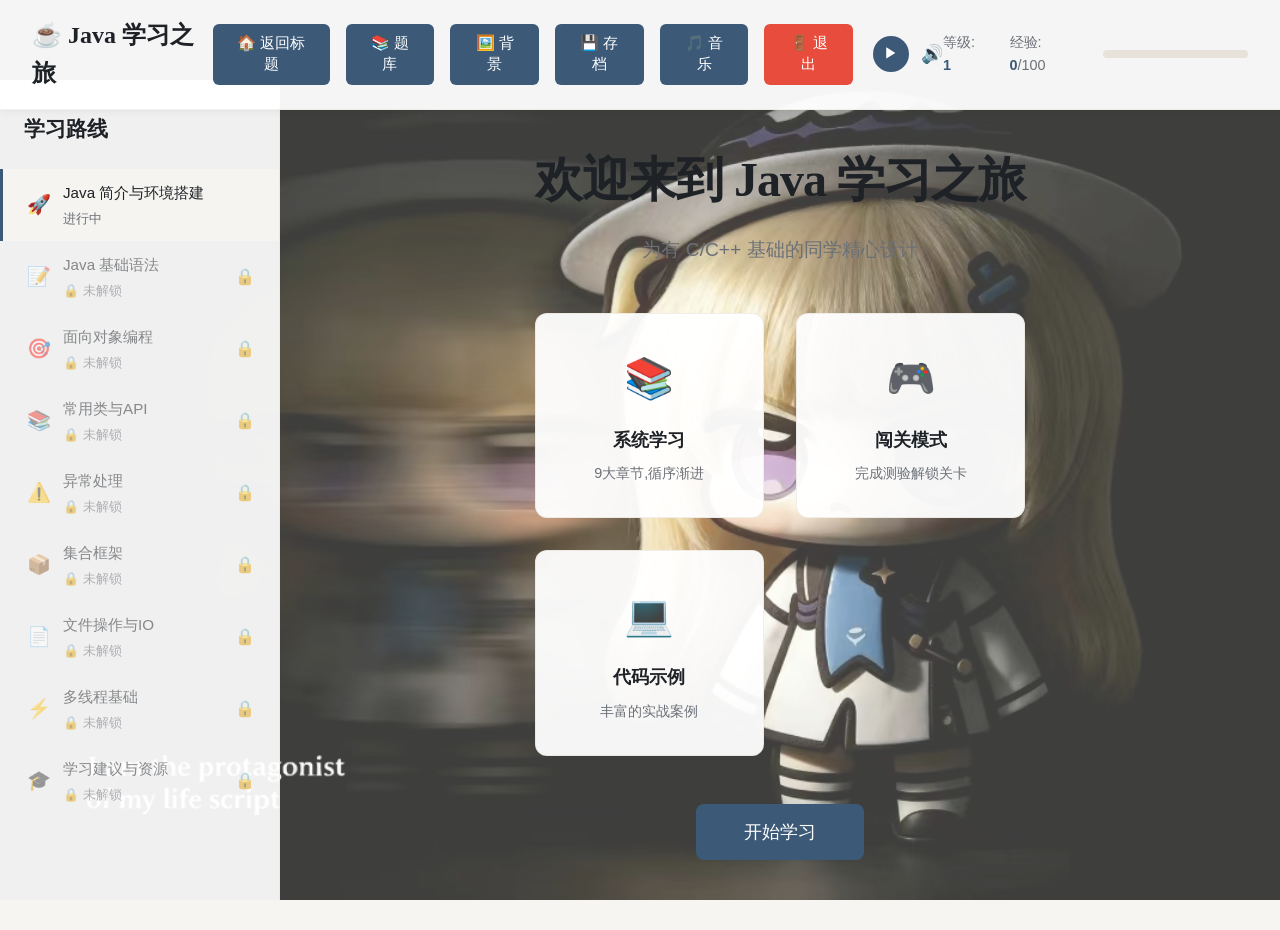
<file: index.html>
<!DOCTYPE html>
<html lang="zh-CN">
<head>
    <meta charset="UTF-8">
    <meta name="viewport" content="width=device-width, initial-scale=1.0">
    <title>Java 交互式学习平台</title>
    <link rel="stylesheet" href="styles.css">
    <link rel="stylesheet" href="shop-styles.css">
</head>
<body>
    <!-- 顶部导航栏 -->
    <nav class="navbar">
        <div class="nav-container">
            <h1 class="logo">☕ Java 学习之旅</h1>
            <div class="nav-menu">
                <button class="nav-menu-btn" onclick="returnToTitle()">🏠 返回标题</button>
                <button class="nav-menu-btn" onclick="showProblemBank()">📚 题库</button>
                <button class="nav-menu-btn" onclick="openShop()">🖼️ 背景</button>
                <button class="nav-menu-btn" onclick="showSaveManager()">💾 存档</button>
                <button class="nav-menu-btn" onclick="showMusicPanel()">🎵 音乐</button>
                <button class="nav-menu-btn exit-btn" onclick="exitApp()">🚪 退出</button>
            </div>
            <div class="mini-player">
                <button class="mini-play-btn" id="miniPlayBtn" onclick="toggleMiniPlayer()">▶</button>
                <span class="mini-volume">🔊</span>
            </div>
            <div class="progress-info">
                <span class="level">等级: <span id="userLevel">1</span></span>
                <span class="xp">经验: <span id="userXP">0</span>/100</span>
                <div class="progress-bar">
                    <div class="progress-fill" id="progressFill"></div>
                </div>
            </div>
        </div>
    </nav>

    <!-- 主容器 -->
    <div class="main-container">
        <!-- 侧边栏 - 章节列表 -->
        <aside class="sidebar" id="sidebar">
            <h2>学习路线</h2>
            <div class="chapters-list" id="chaptersList"></div>
        </aside>

        <!-- 内容区域 -->
        <main class="content-area">
            <!-- 欢迎页面 -->
            <div class="welcome-screen" id="welcomeScreen">
                <div class="welcome-content">
                    <h1 class="welcome-title">欢迎来到 Java 学习之旅</h1>
                    <p class="welcome-subtitle">为有 C/C++ 基础的同学精心设计</p>
                    <div class="welcome-features">
                        <div class="feature-card">
                            <div class="feature-icon">📚</div>
                            <h3>系统学习</h3>
                            <p>9大章节,循序渐进</p>
                        </div>
                        <div class="feature-card">
                            <div class="feature-icon">🎮</div>
                            <h3>闯关模式</h3>
                            <p>完成测验解锁关卡</p>
                        </div>
                        <div class="feature-card">
                            <div class="feature-icon">💻</div>
                            <h3>代码示例</h3>
                            <p>丰富的实战案例</p>
                        </div>
                    </div>
                    <button class="start-button" onclick="startLearning()">开始学习</button>
                </div>
            </div>

            <!-- 学习内容区域 -->
            <div class="learning-area" id="learningArea" style="display: none;">
                <!-- 内容卡片 -->
                <div class="content-card" id="contentCard">
                    <div class="card-header">
                        <h2 class="content-title" id="contentTitle"></h2>
                        <div class="card-actions">
                            <button class="btn-icon" onclick="toggleSidebar()" title="切换侧边栏">☰</button>
                        </div>
                    </div>
                    <div class="card-body" id="cardBody"></div>
                    <div class="card-footer">
                        <button class="nav-btn" id="prevBtn" onclick="previousSection()">← 上一节</button>
                        <span class="section-indicator" id="sectionIndicator"></span>
                        <button class="nav-btn" id="nextBtn" onclick="nextSection()">下一节 →</button>
                    </div>
                </div>

                <!-- 测验模态框 -->
                <div class="modal" id="quizModal">
                    <div class="modal-content">
                        <h2>章节测验</h2>
                        <div id="quizContent"></div>
                        <div class="quiz-actions">
                            <button class="btn-secondary" onclick="closeQuiz()">取消</button>
                            <button class="btn-primary" onclick="submitQuiz()">提交答案</button>
                        </div>
                    </div>
                </div>

                <!-- 编程练习模态框 -->
                <div class="modal" id="codingModal">
                    <div class="modal-content coding-modal">
                        <div class="coding-header">
                            <h2 id="codingTitle">编程练习</h2>
                            <span class="problem-progress" id="problemProgress">练习 1 / 2</span>
                        </div>
                        <div class="coding-description" id="codingDescription"></div>
                        <div class="test-cases" id="testCases"></div>
                        <div class="coding-hints" id="codingHints"></div>

                        <h4>📝 代码编辑器:</h4>
                        <textarea class="code-editor" id="codeEditor" spellcheck="false"></textarea>

                        <div class="coding-result" id="codingResult"></div>

                        <div class="coding-actions">
                            <button class="btn-secondary" onclick="skipCodingProblem()">跳过练习</button>
                            <button class="btn-primary" onclick="runCode()">▶ 运行代码</button>
                        </div>
                    </div>
                </div>

                <!-- 成就通知 -->
                <div class="achievement-toast" id="achievementToast">
                    <div class="achievement-content">
                        <span class="achievement-icon">🏆</span>
                        <div>
                            <div class="achievement-title" id="achievementTitle"></div>
                            <div class="achievement-text" id="achievementText"></div>
                        </div>
                    </div>
                </div>
            </div>
        </main>
    </div>

    <!-- 题库模态框 -->
    <div class="modal" id="problemBankModal">
        <div class="modal-content problem-bank-modal">
            <div class="bank-header">
                <h2>📚 练习题库</h2>
                <button class="btn-icon" onclick="closeProblemBank()">✕</button>
            </div>

            <div class="bank-filters">
                <button class="filter-btn active" onclick="filterProblems('all')">全部</button>
                <button class="filter-btn" onclick="filterProblems(1)">第一章</button>
                <button class="filter-btn" onclick="filterProblems(2)">第二章</button>
                <button class="filter-btn" onclick="filterProblems('extra')">额外练习</button>
            </div>

            <div class="problem-list" id="problemList"></div>
        </div>
    </div>

    <!-- 存档管理模态框 -->
    <div class="modal" id="saveManagerModal">
        <div class="modal-content save-manager-modal">
            <div class="save-header">
                <h2>💾 存档管理</h2>
                <button class="btn-icon" onclick="closeSaveManager()">✕</button>
            </div>

            <div class="save-slots" id="saveSlots">
                <!-- 存档位将由 JavaScript 动态生成 -->
            </div>
        </div>
    </div>

    <!-- 音乐面板模态框 -->
    <div class="modal" id="musicPanel">
        <div class="modal-content music-panel-modal">
            <div class="music-header">
                <h2>🎵 背景音乐</h2>
                <button class="btn-icon" onclick="closeMusicPanel()">✕</button>
            </div>

            <div class="now-playing-section">
                <div class="now-playing-info">
                    <span class="now-playing-label">正在播放:</span>
                    <span class="now-playing-title" id="nowPlayingTitle">未播放</span>
                </div>
                <div class="progress-container" id="progressContainer">
                    <div class="progress-bar-music" id="progressBar"></div>
                </div>
                <div class="time-display">
                    <span id="currentTime">0:00</span>
                    <span id="totalTime">0:00</span>
                </div>
            </div>

            <div class="music-controls">
                <button class="control-btn play-btn" id="modalPlayBtn" onclick="musicPlayer.togglePlay()">▶</button>
            </div>

            <div class="volume-control">
                <span class="volume-icon">🔊</span>
                <input type="range" class="volume-slider" id="volumeSlider"
                       min="0" max="100" value="50"
                       oninput="musicPlayer.setVolume(this.value)">
                <span class="volume-value" id="volumeValue">50%</span>
            </div>

            <div class="playlist-section">
                <h3 class="playlist-title">播放列表</h3>
                <div class="playlist-container" id="playlistContainer">
                    <!-- 播放列表将在这里动态生成 -->
                </div>
            </div>
        </div>
    </div>

    <!-- 题目详情模态框 -->
    <div class="modal" id="problemDetailModal">
        <div class="modal-content problem-detail-modal">
            <div class="detail-header">
                <div>
                    <h2 id="problemTitle"></h2>
                    <div class="problem-meta">
                        <span class="difficulty-tag" id="problemDifficulty"></span>
                        <span class="time-limit" id="problemTimeLimit"></span>
                    </div>
                </div>
                <button class="btn-icon" onclick="closeProblemDetail()">✕</button>
            </div>

            <div class="detail-body">
                <section class="detail-section">
                    <h3>题目描述</h3>
                    <p id="problemDescription"></p>
                </section>

                <section class="detail-section">
                    <h3>输入格式</h3>
                    <p id="problemInputFormat"></p>
                </section>

                <section class="detail-section">
                    <h3>输出格式</h3>
                    <p id="problemOutputFormat"></p>
                </section>

                <section class="detail-section">
                    <h3>输入输出样例</h3>
                    <div class="sample-box">
                        <div class="sample-item">
                            <h4>输入</h4>
                            <pre id="problemSampleInput"></pre>
                        </div>
                        <div class="sample-item">
                            <h4>输出</h4>
                            <pre id="problemSampleOutput"></pre>
                        </div>
                    </div>
                </section>

                <section class="detail-section" id="problemHintSection">
                    <h3>说明/提示</h3>
                    <p id="problemHint"></p>
                </section>
            </div>

            <div class="detail-footer">
                <button class="btn-secondary" onclick="closeProblemDetail()">返回题库</button>
                <button class="btn-primary" onclick="startProblemCoding()">开始编程</button>
            </div>
        </div>
    </div>

    <!-- 背景模态框 -->
    <div class="modal" id="shopModal">
        <div class="modal-content shop-modal">
            <div class="shop-header">
                <h2>🖼️ 背景</h2>
                <button class="close-btn" onclick="closeShop()">×</button>
            </div>

            <div class="shop-tabs">
                <button class="shop-tab active" data-tab="background" onclick="switchShopTab('background')">📷 背景</button>
                <button class="shop-tab" data-tab="music" onclick="switchShopTab('music')">🎵 音乐</button>
            </div>

            <div class="shop-body">
                <!-- 背景商店 -->
                <div class="shop-content active" id="backgroundShop"></div>

                <!-- 音乐商店 -->
                <div class="shop-content" id="musicShop"></div>
            </div>
        </div>
    </div>

    <script src="problemBank.js"></script>
    <script src="data.js"></script>
    <script src="saveManager.js"></script>
    <script src="music-player.js"></script>
    <script src="shop.js"></script>
    <script src="app.js"></script>
</body>
</html>
</file>
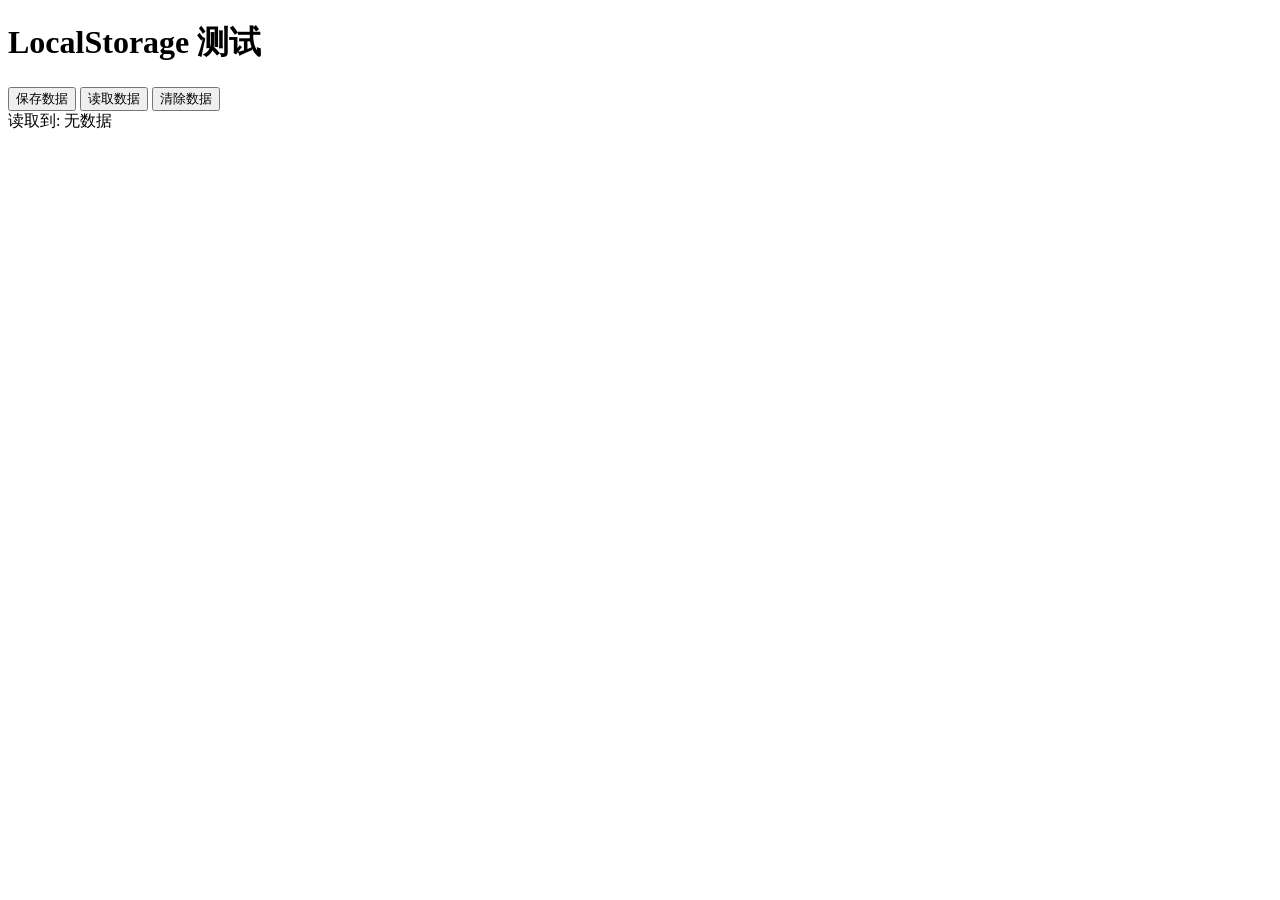
<file: test_save.html>
<!DOCTYPE html>
<html>
<head>
    <title>测试存档</title>
</head>
<body>
    <h1>LocalStorage 测试</h1>
    <button onclick="save()">保存数据</button>
    <button onclick="load()">读取数据</button>
    <button onclick="clear()">清除数据</button>
    <div id="output"></div>

    <script>
        function save() {
            const data = { test: 'data', time: new Date().toISOString() };
            localStorage.setItem('test', JSON.stringify(data));
            document.getElementById('output').innerHTML = '已保存: ' + JSON.stringify(data);
        }

        function load() {
            const data = localStorage.getItem('test');
            document.getElementById('output').innerHTML = '读取到: ' + (data || '无数据');
        }

        function clear() {
            localStorage.clear();
            document.getElementById('output').innerHTML = '已清除所有数据';
        }

        // 自动加载
        window.onload = load;
    </script>
</body>
</html>
</file>
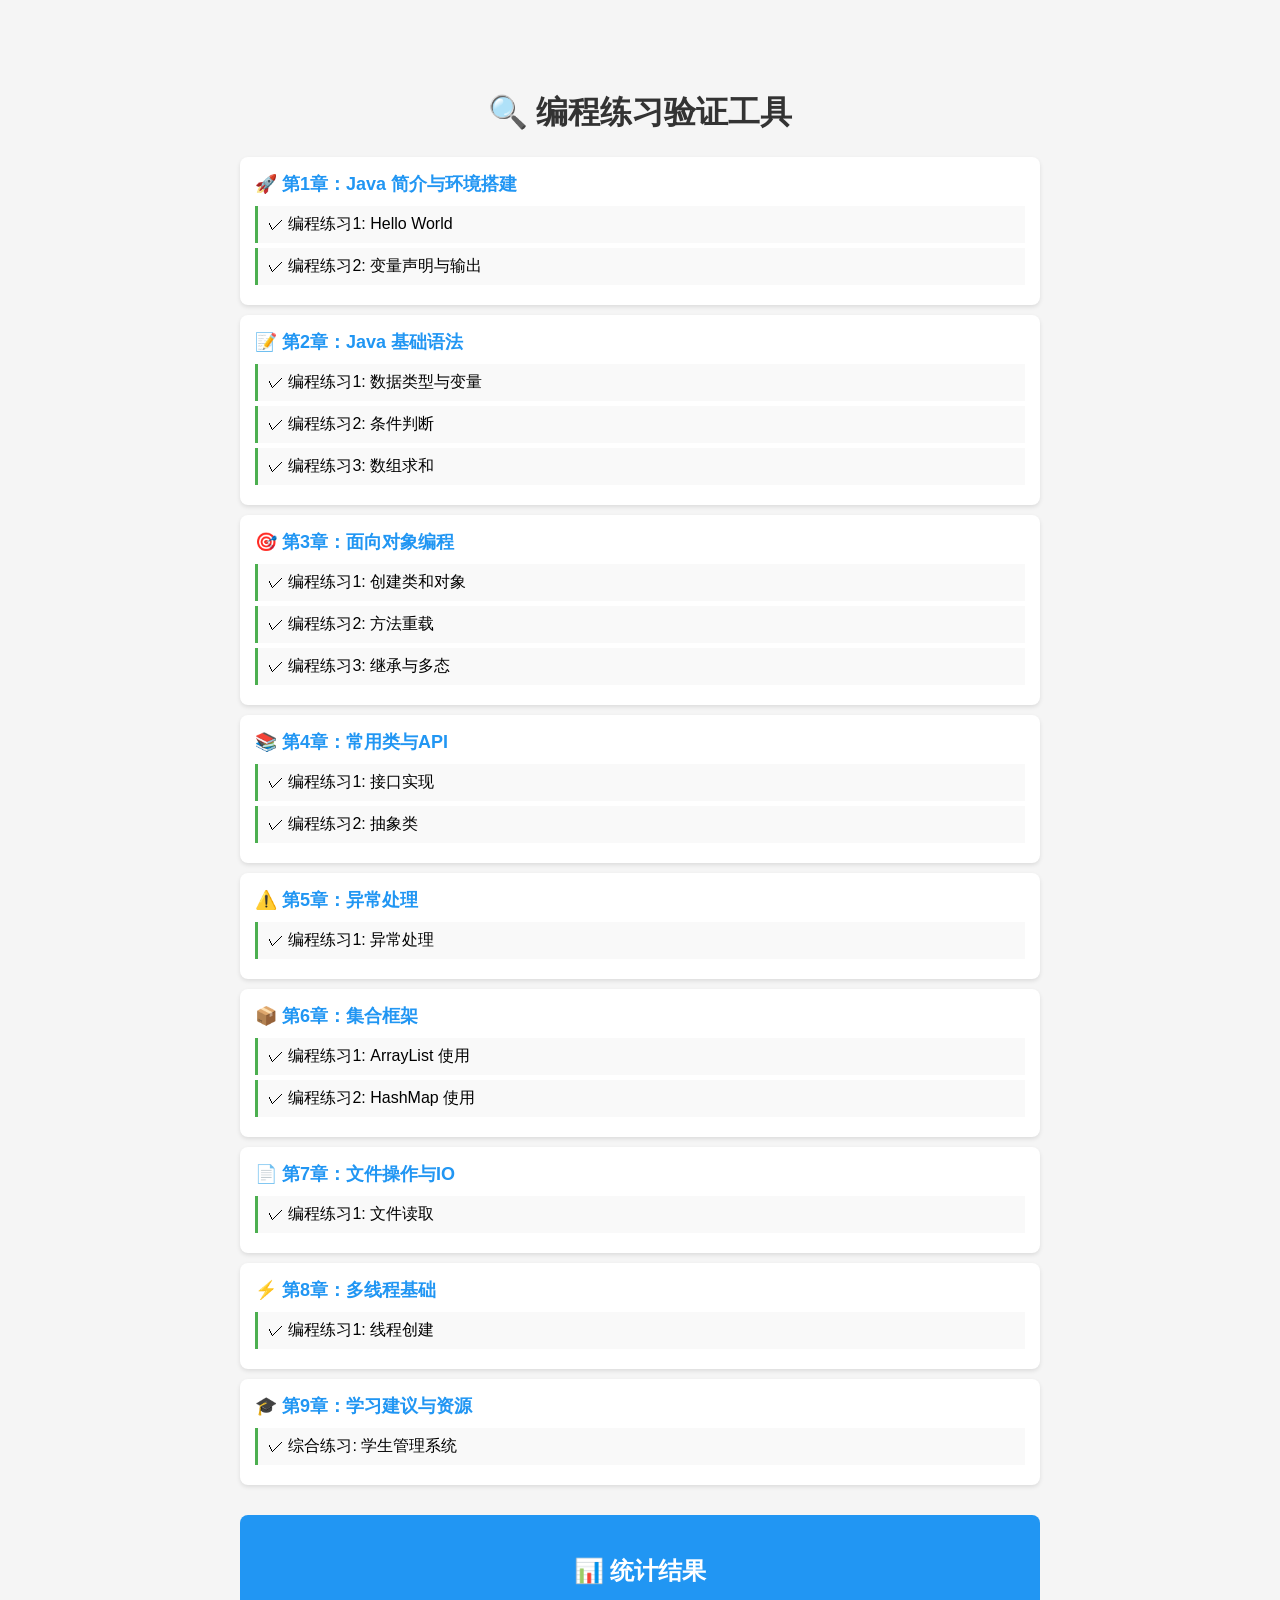
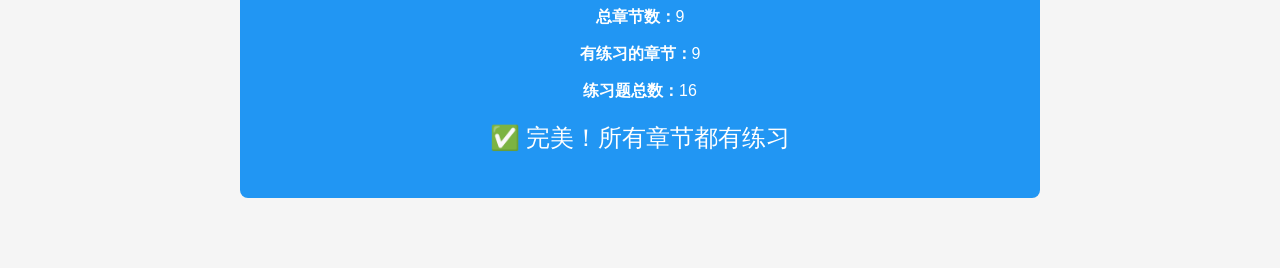
<file: verify_exercises.html>
<!DOCTYPE html>
<html lang="zh-CN">
<head>
    <meta charset="UTF-8">
    <meta name="viewport" content="width=device-width, initial-scale=1.0">
    <title>验证编程练习 - Java学习平台</title>
    <style>
        body {
            font-family: Arial, sans-serif;
            max-width: 800px;
            margin: 50px auto;
            padding: 20px;
            background: #f5f5f5;
        }
        h1 {
            color: #333;
            text-align: center;
        }
        .chapter {
            background: white;
            padding: 15px;
            margin: 10px 0;
            border-radius: 8px;
            box-shadow: 0 2px 4px rgba(0,0,0,0.1);
        }
        .chapter-header {
            font-weight: bold;
            font-size: 18px;
            margin-bottom: 10px;
            color: #2196F3;
        }
        .exercise {
            padding: 8px 0;
            border-left: 3px solid #4CAF50;
            padding-left: 10px;
            margin: 5px 0;
            background: #f9f9f9;
        }
        .no-exercises {
            color: #f44336;
            font-style: italic;
        }
        .summary {
            background: #2196F3;
            color: white;
            padding: 20px;
            border-radius: 8px;
            text-align: center;
            margin-top: 30px;
        }
    </style>
</head>
<body>
    <h1>🔍 编程练习验证工具</h1>
    <div id="result"></div>

    <script src="data.js"></script>
    <script>
        const resultDiv = document.getElementById('result');
        let totalExercises = 0;
        let chaptersWithExercises = 0;

        learningData.chapters.forEach((chapter, index) => {
            const chapterDiv = document.createElement('div');
            chapterDiv.className = 'chapter';

            const header = document.createElement('div');
            header.className = 'chapter-header';
            header.textContent = `${chapter.icon} 第${index + 1}章：${chapter.name}`;
            chapterDiv.appendChild(header);

            if (chapter.codingProblems && chapter.codingProblems.length > 0) {
                chaptersWithExercises++;
                chapter.codingProblems.forEach((problem, pIndex) => {
                    totalExercises++;
                    const exerciseDiv = document.createElement('div');
                    exerciseDiv.className = 'exercise';
                    exerciseDiv.textContent = `✓ ${problem.title}`;
                    chapterDiv.appendChild(exerciseDiv);
                });
            } else {
                const noExercise = document.createElement('div');
                noExercise.className = 'no-exercises';
                noExercise.textContent = '✗ 没有编程练习';
                chapterDiv.appendChild(noExercise);
            }

            resultDiv.appendChild(chapterDiv);
        });

        const summary = document.createElement('div');
        summary.className = 'summary';
        summary.innerHTML = `
            <h2>📊 统计结果</h2>
            <p><strong>总章节数：</strong>${learningData.chapters.length}</p>
            <p><strong>有练习的章节：</strong>${chaptersWithExercises}</p>
            <p><strong>练习题总数：</strong>${totalExercises}</p>
            <p style="margin-top: 20px; font-size: 24px;">
                ${chaptersWithExercises === learningData.chapters.length ? '✅ 完美！所有章节都有练习' : '⚠️ 部分章节缺少练习'}
            </p>
        `;
        resultDiv.appendChild(summary);
    </script>
</body>
</html>
</file>
<file: styles.css>
* {
    margin: 0;
    padding: 0;
    box-sizing: border-box;
}

:root {
    --bg-primary: #F7F5F1;
    --bg-secondary: #FFFFFF;
    --border-color: #E7E3DA;
    --text-primary: #1E2227;
    --text-muted: #6B7077;
    --accent: #3C5A78;
    --accent-hover: #2E4760;
    --success: #4CAF50;
    --warning: #FF9800;
    --danger: #F44336;
}

body {
    font-family: 'Inter', -apple-system, BlinkMacSystemFont, 'Segoe UI', sans-serif;
    background: var(--bg-primary);
    color: var(--text-primary);
    line-height: 1.6;
    overflow-x: hidden;
    position: relative;
}

/* 背景图片容器 */
body::before {
    content: '';
    position: fixed;
    top: 0;
    left: 0;
    width: 100%;
    height: 100%;
    z-index: -1;
    opacity: 0.75;
    background-size: cover;
    background-position: center;
    background-repeat: no-repeat;
    pointer-events: none;
    filter: blur(0px);
    image-rendering: -webkit-optimize-contrast;
    image-rendering: crisp-edges;
}

/* 图1 - 可爱角色，横向图片，保持清晰 */
body.bg1::before {
    background-image: url('backgrounds/bg1.jpg');
    background-size: cover;
    background-position: center center;
}

/* 图2 - 新添加的背景图 */
body.bg2::before {
    background-image: url('backgrounds/bg2.jpg');
    background-size: cover;
    background-position: center center;
    opacity: 0.75;
}

/* 图3 - 温馨场景，横向图片 */
body.bg3::before {
    background-image: url('backgrounds/bg3.jpg');
    background-size: cover;
    background-position: center 40%;
}

/* 图4 - 黑暗角色，横向图片 */
body.bg4::before {
    background-image: url('backgrounds/bg4.jpg');
    background-size: cover;
    background-position: center center;
    opacity: 0.12;
}

/* 新背景 - 蓝色梦境 */
body.bg5::before {
    background-image: url('backgrounds/bg5.png');
    background-size: cover;
    background-position: center center;
    opacity: 0.7;
}

/* 新背景 - 笑容少女 */
body.bg6::before {
    background-image: url('backgrounds/bg6.png');
    background-size: cover;
    background-position: center center;
    opacity: 0.65;
}

/* 新背景 - 废墟黄昏 */
body.bg7::before {
    background-image: url('backgrounds/bg7.png');
    background-size: cover;
    background-position: center center;
    opacity: 0.7;
}

/* 新背景 - 温暖微笑 */
body.bg8::before {
    background-image: url('backgrounds/bg8.png');
    background-size: cover;
    background-position: center center;
    opacity: 0.65;
}

/* 新背景 - 森林探险 */
body.bg9::before {
    background-image: url('backgrounds/bg9.png');
    background-size: cover;
    background-position: center center;
    opacity: 0.75;
}

/* 新背景 - 花海少女 */
body.bg10::before {
    background-image: url('backgrounds/bg10.png');
    background-size: cover;
    background-position: center center;
    opacity: 0.7;
}

/* 新背景 - 黑客世界 */
body.bg11::before {
    background-image: url('backgrounds/bg11.png');
    background-size: cover;
    background-position: center center;
    opacity: 0.6;
}

/* 新背景 - 圣诞装扮 */
body.bg12::before {
    background-image: url('backgrounds/bg12.png');
    background-size: cover;
    background-position: center center;
    opacity: 0.65;
}

/* 新背景 - 烟花庆典 */
body.bg13::before {
    background-image: url('backgrounds/bg13.png');
    background-size: cover;
    background-position: center center;
    opacity: 0.7;
}

/* 新背景 - 猫耳少女 */
body.bg14::before {
    background-image: url('backgrounds/bg14.png');
    background-size: cover;
    background-position: center center;
    opacity: 0.65;
}

/* 新背景 - 雪境少女 */
body.bg15::before {
    background-image: url('backgrounds/bg15.png');
    background-size: cover;
    background-position: center center;
    opacity: 0.7;
}

/* 新背景 16 */
body.bg16::before {
    background-image: url('backgrounds/bg16.png');
    background-size: cover;
    background-position: center center;
    opacity: 0.7;
}

/* 新背景 17 */
body.bg17::before {
    background-image: url('backgrounds/bg17.png');
    background-size: cover;
    background-position: center center;
    opacity: 0.7;
}

/* 新背景 18 */
body.bg18::before {
    background-image: url('backgrounds/bg18.png');
    background-size: cover;
    background-position: center center;
    opacity: 0.7;
}

/* 新背景 19 */
body.bg19::before {
    background-image: url('backgrounds/bg19.png');
    background-size: cover;
    background-position: center center;
    opacity: 0.7;
}

/* 新背景 20 */
body.bg20::before {
    background-image: url('backgrounds/bg20.png');
    background-size: cover;
    background-position: center center;
    opacity: 0.7;
}

/* 新背景 21 */
body.bg21::before {
    background-image: url('backgrounds/bg21.png');
    background-size: cover;
    background-position: center center;
    opacity: 0.7;
}

/* 新背景 22 */
body.bg22::before {
    background-image: url('backgrounds/bg22.png');
    background-size: cover;
    background-position: center center;
    opacity: 0.7;
}

/* 新背景 23 */
body.bg23::before {
    background-image: url('backgrounds/bg23.png');
    background-size: cover;
    background-position: center center;
    opacity: 0.7;
}

/* 新背景 24 */
body.bg24::before {
    background-image: url('backgrounds/bg24.png');
    background-size: cover;
    background-position: center center;
    opacity: 0.7;
}

/* 新背景 25 */
body.bg25::before {
    background-image: url('backgrounds/bg25.png');
    background-size: cover;
    background-position: center center;
    opacity: 0.7;
}

/* 新背景 26 */
body.bg26::before {
    background-image: url('backgrounds/bg26.png');
    background-size: cover;
    background-position: center center;
    opacity: 0.7;
}

/* 新背景 27 */
body.bg27::before {
    background-image: url('backgrounds/bg27.png');
    background-size: cover;
    background-position: center center;
    opacity: 0.7;
}

/* 新背景 28 */
body.bg28::before {
    background-image: url('backgrounds/bg28.png');
    background-size: cover;
    background-position: center center;
    opacity: 0.7;
}

/* 新背景 29 */
body.bg29::before {
    background-image: url('backgrounds/bg29.png');
    background-size: cover;
    background-position: center center;
    opacity: 0.7;
}



/* 导航栏 */
.navbar {
    background: rgba(255, 255, 255, 0.95);
    border-bottom: 1px solid rgba(231, 227, 218, 0.5);
    position: sticky;
    top: 0;
    z-index: 100;
    box-shadow: 0 2px 8px rgba(0, 0, 0, 0.05);
    width: 100%;  /* 确保导航栏占满宽度 */
}

.nav-container {
    max-width: none;  /* 全屏模式下取消最大宽度限制 */
    margin: 0;
    padding: 1rem 2rem;
    display: flex;
    justify-content: space-between;
    align-items: center;
}

.nav-menu {
    display: flex;
    gap: 1rem;
}

.nav-menu-btn {
    background: var(--accent);
    color: white;
    border: none;
    padding: 0.6rem 1.2rem;
    font-size: 0.95rem;
    font-weight: 500;
    border-radius: 6px;
    cursor: pointer;
    transition: all 0.2s ease;
}

.nav-menu-btn:hover {
    background: var(--accent-hover);
    transform: translateY(-1px);
}

.nav-menu-btn.exit-btn {
    background: #e74c3c;
}

.nav-menu-btn.exit-btn:hover {
    background: #c0392b;
}

.logo {
    font-family: 'Playfair Display', Georgia, serif;
    font-size: 1.5rem;
    font-weight: 600;
    color: var(--text-primary);
}

.progress-info {
    display: flex;
    align-items: center;
    gap: 1.5rem;
    font-size: 0.9rem;
}

.level, .xp, .coins, .tickets {
    color: var(--text-muted);
    font-weight: 500;
}

.level span, .xp span, .coins span, .tickets span {
    color: var(--accent);
    font-weight: 600;
}

.progress-bar {
    width: 150px;
    height: 8px;
    background: var(--border-color);
    border-radius: 4px;
    overflow: hidden;
}

.progress-fill {
    height: 100%;
    background: var(--accent);
    transition: width 0.3s ease;
    width: 0%;
}

/* 主容器 */
.main-container {
    display: flex;
    max-width: none;  /* 全屏模式下取消最大宽度限制 */
    margin: 0;
    min-height: calc(100vh - 80px);
    width: 100%;  /* 确保占满整个屏幕宽度 */
    position: relative;  /* 为子元素定位提供参考 */
}

/* 侧边栏 */
.sidebar {
    width: 280px;
    background: rgba(255, 255, 255, 0.92);
    border-right: 1px solid rgba(231, 227, 218, 0.5);
    padding: 2rem 0;
    overflow-y: auto;
    transition: transform 0.3s ease;
    position: fixed;  /* 固定定位确保在屏幕最左边 */
    left: 0;  /* 固定在屏幕最左边 */
    top: 80px;  /* 导航栏下方 */
    bottom: 0;  /* 延伸到底部 */
    height: calc(100vh - 80px);  /* 高度占满除导航栏外的屏幕 */
    flex-shrink: 0;  /* 防止侧边栏被压缩 */
    z-index: 50;  /* 确保在内容区域之上 */
}

.sidebar h2 {
    font-family: 'Playfair Display', Georgia, serif;
    font-size: 1.3rem;
    font-weight: 600;
    padding: 0 1.5rem;
    margin-bottom: 1.5rem;
    color: var(--text-primary);
}

.chapters-list {
    display: flex;
    flex-direction: column;
}

.chapter-item {
    padding: 0.75rem 1.5rem;
    cursor: pointer;
    transition: all 0.2s ease;
    border-left: 3px solid transparent;
    display: flex;
    align-items: center;
    gap: 0.75rem;
    background: transparent;
}

.chapter-item:hover {
    background: rgba(247, 245, 241, 0.6);
}

.chapter-item.active {
    background: rgba(247, 245, 241, 0.8);
    border-left-color: var(--accent);
}

.chapter-item.locked {
    opacity: 0.5;
    cursor: not-allowed;
}

.chapter-icon {
    font-size: 1.2rem;
}

.chapter-info {
    flex: 1;
}

.chapter-name {
    font-weight: 500;
    color: var(--text-primary);
    font-size: 0.95rem;
}

.chapter-status {
    font-size: 0.8rem;
    color: var(--text-muted);
    margin-top: 0.2rem;
}

.lock-icon {
    color: var(--text-muted);
}

/* 内容区域 */
.content-area {
    flex: 1;
    padding: 2rem;
    background: transparent;
    margin-left: 280px;  /* 为固定的侧边栏留出空间 */
    width: calc(100% - 280px);  /* 确保内容区域占据剩余宽度 */
}

/* 欢迎页面 */
.welcome-screen {
    display: flex;
    align-items: center;
    justify-content: center;
    min-height: 70vh;
    background: transparent;
}

.welcome-content {
    text-align: center;
    max-width: 800px;
}

.welcome-title {
    font-family: 'Playfair Display', Georgia, serif;
    font-size: 3rem;
    font-weight: 700;
    margin-bottom: 1rem;
    color: var(--text-primary);
    letter-spacing: -0.02em;
}

.welcome-subtitle {
    font-size: 1.2rem;
    color: var(--text-muted);
    margin-bottom: 3rem;
}

.welcome-features {
    display: grid;
    grid-template-columns: repeat(auto-fit, minmax(200px, 1fr));
    gap: 2rem;
    margin-bottom: 3rem;
}

.feature-card {
    background: rgba(255, 255, 255, 0.95);
    padding: 2rem 1.5rem;
    border-radius: 12px;
    border: 1px solid rgba(231, 227, 218, 0.6);
    transition: all 0.3s ease;
}

.feature-card:hover {
    transform: translateY(-4px);
    box-shadow: 0 8px 24px rgba(0, 0, 0, 0.15);
    background: rgba(255, 255, 255, 0.85);
}

.feature-icon {
    font-size: 2.5rem;
    margin-bottom: 1rem;
}

.feature-card h3 {
    font-size: 1.1rem;
    font-weight: 600;
    margin-bottom: 0.5rem;
    color: var(--text-primary);
}

.feature-card p {
    color: var(--text-muted);
    font-size: 0.9rem;
}

.start-button {
    background: var(--accent);
    color: white;
    border: none;
    padding: 1rem 3rem;
    font-size: 1.1rem;
    font-weight: 500;
    border-radius: 8px;
    cursor: pointer;
    transition: all 0.3s ease;
}

.start-button:hover {
    background: var(--accent-hover);
    transform: translateY(-2px);
    box-shadow: 0 4px 12px rgba(60, 90, 120, 0.3);
}

/* 学习内容卡片 */
.content-card {
    background: var(--bg-secondary);
    border-radius: 12px;
    border: 1px solid var(--border-color);
    box-shadow: 0 2px 8px rgba(0, 0, 0, 0.05);
    overflow: hidden;
}

.card-header {
    padding: 2rem;
    border-bottom: 1px solid var(--border-color);
    display: flex;
    justify-content: space-between;
    align-items: center;
}

.content-title {
    font-family: 'Playfair Display', Georgia, serif;
    font-size: 2rem;
    font-weight: 600;
    color: var(--text-primary);
}

.btn-icon {
    background: none;
    border: none;
    font-size: 1.5rem;
    cursor: pointer;
    padding: 0.5rem;
    border-radius: 6px;
    transition: background 0.2s ease;
    display: none;  /* 全屏模式下隐藏切换按钮 */
}

.btn-icon:hover {
    background: var(--bg-primary);
}

/* 仅在移动端显示切换按钮 */
@media (max-width: 768px) {
    .btn-icon {
        display: block;
    }
}

.card-body {
    padding: 2rem;
    max-height: 60vh;
    overflow-y: auto;
}

.card-body h3 {
    font-size: 1.3rem;
    font-weight: 600;
    margin: 2rem 0 1rem;
    color: var(--text-primary);
}

.card-body p {
    margin: 1rem 0;
    color: var(--text-primary);
    line-height: 1.7;
}

.card-body ul, .card-body ol {
    margin: 1rem 0 1rem 2rem;
    color: var(--text-primary);
}

.card-body li {
    margin: 0.5rem 0;
}

.card-body code {
    background: var(--bg-primary);
    padding: 0.2rem 0.4rem;
    border-radius: 4px;
    font-family: 'Consolas', 'Monaco', monospace;
    font-size: 0.9em;
    color: var(--accent);
}

.card-body pre {
    background: var(--bg-primary);
    padding: 1.5rem;
    border-radius: 8px;
    overflow-x: auto;
    margin: 1rem 0;
    border: 1px solid var(--border-color);
}

.card-body pre code {
    background: none;
    padding: 0;
    color: var(--text-primary);
    font-size: 0.9rem;
}

.card-body table {
    width: 100%;
    border-collapse: collapse;
    margin: 1rem 0;
}

.card-body th, .card-body td {
    border: 1px solid var(--border-color);
    padding: 0.75rem;
    text-align: left;
}

.card-body th {
    background: var(--bg-primary);
    font-weight: 600;
}

.key-point {
    background: #FFF9E6;
    border-left: 4px solid var(--warning);
    padding: 1rem 1.5rem;
    margin: 1.5rem 0;
    border-radius: 6px;
}

.compare-box {
    background: #E8F5E9;
    border-left: 4px solid var(--success);
    padding: 1rem 1.5rem;
    margin: 1.5rem 0;
    border-radius: 6px;
}

.card-footer {
    padding: 1.5rem 2rem;
    border-top: 1px solid var(--border-color);
    display: flex;
    justify-content: space-between;
    align-items: center;
}

.problem-navigation {
    display: flex;
    gap: 1rem;
    justify-content: flex-end;
    margin-top: 1.5rem;
    padding-top: 1rem;
    border-top: 1px solid var(--border-color);
}

.nav-btn {
    background: var(--accent);
    color: white;
    border: none;
    padding: 0.75rem 1.5rem;
    font-size: 0.95rem;
    font-weight: 500;
    border-radius: 6px;
    cursor: pointer;
    transition: all 0.2s ease;
}

.nav-btn:hover:not(:disabled) {
    background: var(--accent-hover);
}

.nav-btn:disabled {
    background: var(--border-color);
    cursor: not-allowed;
    opacity: 0.6;
}

.section-indicator {
    color: var(--text-muted);
    font-size: 0.9rem;
}

/* 测验模态框 */
.modal {
    display: none;
    position: fixed;
    top: 0;
    left: 0;
    right: 0;
    bottom: 0;
    background: rgba(0, 0, 0, 0.5);
    z-index: 1000;
    align-items: center;
    justify-content: center;
}

.modal.show {
    display: flex;
}

.modal-content {
    background: var(--bg-secondary);
    padding: 2rem;
    border-radius: 12px;
    max-width: 600px;
    width: 90%;
    max-height: 80vh;
    overflow-y: auto;
}

.modal-content h2 {
    font-family: 'Playfair Display', Georgia, serif;
    font-size: 1.8rem;
    margin-bottom: 1.5rem;
}

.quiz-question {
    margin: 1.5rem 0;
}

.question-text {
    font-weight: 600;
    margin-bottom: 1rem;
    color: var(--text-primary);
}

.quiz-options {
    display: flex;
    flex-direction: column;
    gap: 0.75rem;
}

.quiz-option {
    padding: 1rem;
    border: 2px solid var(--border-color);
    border-radius: 8px;
    cursor: pointer;
    transition: all 0.2s ease;
}

.quiz-option:hover {
    border-color: var(--accent);
    background: var(--bg-primary);
}

.quiz-option.selected {
    border-color: var(--accent);
    background: var(--bg-primary);
}

.quiz-actions {
    display: flex;
    gap: 1rem;
    margin-top: 2rem;
    justify-content: flex-end;
}

.btn-primary {
    background: var(--accent);
    color: white;
    border: none;
    padding: 0.75rem 1.5rem;
    font-size: 1rem;
    font-weight: 500;
    border-radius: 6px;
    cursor: pointer;
    transition: all 0.2s ease;
}

.btn-primary:hover {
    background: var(--accent-hover);
}

.btn-secondary {
    background: transparent;
    color: var(--text-primary);
    border: 2px solid var(--border-color);
    padding: 0.75rem 1.5rem;
    font-size: 1rem;
    font-weight: 500;
    border-radius: 6px;
    cursor: pointer;
    transition: all 0.2s ease;
}

.btn-secondary:hover {
    background: var(--bg-primary);
}

/* 存档管理模态框 */
.save-manager-modal {
    max-width: 800px;
    max-height: 80vh;
    overflow-y: auto;
}

.save-header {
    display: flex;
    justify-content: space-between;
    align-items: center;
    margin-bottom: 2rem;
}

.save-slots {
    display: flex;
    flex-direction: column;
    gap: 1rem;
}

.save-slot {
    background: var(--bg-primary);
    border: 2px solid var(--border-color);
    border-radius: 12px;
    padding: 1.5rem;
    display: flex;
    justify-content: space-between;
    align-items: center;
    transition: all 0.2s ease;
}

.save-slot:hover {
    border-color: var(--accent);
    transform: translateX(4px);
}

.save-slot.empty {
    opacity: 0.6;
}

.slot-info {
    flex: 1;
}

.slot-number {
    font-size: 0.875rem;
    color: var(--text-secondary);
    margin-bottom: 0.5rem;
}

.slot-player {
    font-size: 1.25rem;
    font-weight: 600;
    color: var(--text-primary);
    margin-bottom: 0.5rem;
}

.slot-stats {
    display: flex;
    gap: 1.5rem;
    font-size: 0.875rem;
    color: var(--text-secondary);
}

.slot-time {
    font-size: 0.75rem;
    color: var(--text-secondary);
    margin-top: 0.5rem;
}

.slot-actions {
    display: flex;
    gap: 0.5rem;
}

.slot-btn {
    background: var(--bg-secondary);
    border: 1px solid var(--border-color);
    color: var(--text-primary);
    padding: 0.5rem 1rem;
    border-radius: 6px;
    cursor: pointer;
    font-size: 0.875rem;
    transition: all 0.2s ease;
}

.slot-btn:hover {
    background: var(--accent);
    color: white;
    border-color: var(--accent);
}

.slot-btn.delete {
    color: #e74c3c;
}

.slot-btn.delete:hover {
    background: #e74c3c;
    color: white;
    border-color: #e74c3c;
}

/* 成就通知 */
.achievement-toast {
    position: fixed;
    top: 100px;
    right: 2rem;
    background: var(--bg-secondary);
    border: 1px solid var(--border-color);
    border-radius: 12px;
    padding: 1.5rem;
    box-shadow: 0 4px 16px rgba(0, 0, 0, 0.15);
    transform: translateX(400px);
    transition: transform 0.3s ease;
    z-index: 999;
    min-width: 300px;
}

.achievement-toast.show {
    transform: translateX(0);
}

.achievement-content {
    display: flex;
    align-items: center;
    gap: 1rem;
}

.achievement-icon {
    font-size: 2rem;
}

.achievement-title {
    font-weight: 600;
    color: var(--text-primary);
    margin-bottom: 0.25rem;
}

.achievement-text {
    color: var(--text-muted);
    font-size: 0.9rem;
}

/* 响应式设计 */
@media (max-width: 768px) {
    .sidebar {
        position: fixed;
        left: 0;
        top: 80px;
        bottom: 0;
        z-index: 99;
        transform: translateX(-100%);
    }

    .sidebar.show {
        transform: translateX(0);
    }

    .welcome-title {
        font-size: 2rem;
    }

    .welcome-features {
        grid-template-columns: 1fr;
    }

    .content-area {
        padding: 1rem;
    }

    .card-header {
        padding: 1.5rem;
    }

    .card-body {
        padding: 1.5rem;
    }

    .progress-info {
        flex-direction: column;
        gap: 0.5rem;
        align-items: flex-end;
    }
}

/* 滚动条样式 */
::-webkit-scrollbar {
    width: 8px;
    height: 8px;
}

::-webkit-scrollbar-track {
    background: var(--bg-primary);
}

::-webkit-scrollbar-thumb {
    background: var(--border-color);
    border-radius: 4px;
}

::-webkit-scrollbar-thumb:hover {
    background: var(--text-muted);
}

/* 编程练习样式 */
.coding-modal {
    max-width: 900px;
    width: 95%;
}

.coding-header {
    display: flex;
    justify-content: space-between;
    align-items: center;
    margin-bottom: 1rem;
}

.problem-progress {
    background: var(--bg-primary);
    padding: 0.5rem 1rem;
    border-radius: 6px;
    font-size: 0.9rem;
    color: var(--text-muted);
    font-weight: 500;
}

.coding-description {
    background: var(--bg-primary);
    padding: 1rem;
    border-radius: 8px;
    margin-bottom: 1rem;
    border-left: 4px solid var(--accent);
}

.test-cases {
    margin: 1rem 0;
}

.test-case {
    background: #E8F5E9;
    padding: 0.75rem;
    border-radius: 6px;
    margin: 0.5rem 0;
    border-left: 3px solid var(--success);
}

.test-output {
    color: var(--text-muted);
    font-size: 0.9rem;
}

.coding-hints {
    background: #FFF9E6;
    padding: 1rem;
    border-radius: 8px;
    margin: 1rem 0;
    border-left: 4px solid var(--warning);
}

.coding-hints h4 {
    margin-top: 0;
    margin-bottom: 0.5rem;
}

.coding-hints ul {
    margin: 0.5rem 0 0 1.5rem;
}

.coding-hints li {
    margin: 0.3rem 0;
    color: var(--text-primary);
}

.code-editor {
    width: 100%;
    min-height: 300px;
    padding: 1rem;
    font-family: 'Consolas', 'Monaco', 'Courier New', monospace;
    font-size: 0.95rem;
    background: #282c34;
    color: #abb2bf;
    border: 1px solid var(--border-color);
    border-radius: 8px;
    resize: vertical;
    line-height: 1.5;
    tab-size: 4;
}

.code-editor:focus {
    outline: 2px solid var(--accent);
    outline-offset: 2px;
}

.coding-result {
    margin: 1rem 0;
    padding: 1rem;
    border-radius: 8px;
    display: none;
}

.coding-result.success {
    display: block;
    background: #E8F5E9;
    border-left: 4px solid var(--success);
}

.coding-result.fail {
    display: block;
    background: #FFEBEE;
    border-left: 4px solid var(--danger);
}

.result-success, .result-fail {
    display: flex;
    align-items: center;
    gap: 1rem;
}

.result-success strong {
    color: var(--success);
}

.result-fail strong {
    color: var(--danger);
}

.coding-actions {
    display: flex;
    gap: 1rem;
    margin-top: 1.5rem;
    justify-content: flex-end;
}

/* 题库样式 */
.problem-bank-modal {
    max-width: 1000px;
    width: 95%;
    max-height: 85vh;
}

.bank-header {
    display: flex;
    justify-content: space-between;
    align-items: center;
    margin-bottom: 1.5rem;
    padding-bottom: 1rem;
    border-bottom: 2px solid var(--border-color);
}

.bank-filters {
    display: flex;
    gap: 0.5rem;
    margin-bottom: 1.5rem;
    flex-wrap: wrap;
}

.filter-btn {
    padding: 0.5rem 1rem;
    border: 2px solid var(--border-color);
    background: var(--bg-secondary);
    color: var(--text-primary);
    border-radius: 6px;
    cursor: pointer;
    font-size: 0.9rem;
    font-weight: 500;
    transition: all 0.2s ease;
}

.filter-btn:hover {
    background: var(--bg-primary);
}

.filter-btn.active {
    background: var(--accent);
    color: white;
    border-color: var(--accent);
}

.problem-list {
    display: flex;
    flex-direction: column;
    gap: 1rem;
    max-height: 50vh;
    overflow-y: auto;
}

.problem-item {
    background: var(--bg-primary);
    padding: 1.5rem;
    border-radius: 8px;
    border: 1px solid var(--border-color);
    cursor: pointer;
    transition: all 0.2s ease;
}

.problem-item:hover:not(.locked) {
    transform: translateY(-2px);
    box-shadow: 0 4px 12px rgba(0, 0, 0, 0.1);
}

.problem-item.locked {
    opacity: 0.6;
    cursor: not-allowed;
    background: #f5f5f5;
}

.problem-item-header {
    display: flex;
    justify-content: space-between;
    align-items: center;
    margin-bottom: 0.5rem;
}

.problem-item-title {
    font-size: 1.1rem;
    font-weight: 600;
    color: var(--text-primary);
}

.problem-item-meta {
    display: flex;
    gap: 0.5rem;
    align-items: center;
}

.difficulty-tag {
    padding: 0.25rem 0.75rem;
    border-radius: 4px;
    font-size: 0.85rem;
    font-weight: 500;
}

.difficulty-tag.easy {
    background: #E8F5E9;
    color: var(--success);
}

.difficulty-tag.medium {
    background: #FFF9E6;
    color: var(--warning);
}

.difficulty-tag.hard {
    background: #FFEBEE;
    color: var(--danger);
}

.level-tag {
    padding: 0.25rem 0.75rem;
    border-radius: 4px;
    font-size: 0.85rem;
    font-weight: 500;
    background: #E3F2FD;
    color: #1976D2;
}

.xp-tag {
    padding: 0.25rem 0.75rem;
    border-radius: 4px;
    font-size: 0.85rem;
    font-weight: 500;
    background: #F3E5F5;
    color: #7B1FA2;
}

.time-limit {
    color: var(--text-muted);
    font-size: 0.85rem;
}

.problem-item-desc {
    color: var(--text-muted);
    font-size: 0.9rem;
    margin-top: 0.5rem;
}

.problem-solved {
    color: var(--success);
    font-weight: 500;
    margin-top: 0.5rem;
}

.problem-locked {
    color: var(--text-muted);
    font-weight: 500;
    margin-top: 0.5rem;
}

/* 题目详情样式 */
.problem-detail-modal {
    max-width: 900px;
    width: 95%;
    max-height: 85vh;
    overflow-y: auto;
}

.detail-header {
    display: flex;
    justify-content: space-between;
    align-items: flex-start;
    margin-bottom: 1.5rem;
    padding-bottom: 1rem;
    border-bottom: 2px solid var(--border-color);
}

.problem-meta {
    display: flex;
    gap: 1rem;
    margin-top: 0.5rem;
}

.detail-body {
    display: flex;
    flex-direction: column;
    gap: 1.5rem;
}

.detail-section h3 {
    font-size: 1.2rem;
    font-weight: 600;
    margin-bottom: 0.75rem;
    color: var(--text-primary);
}

.detail-section p {
    color: var(--text-primary);
    line-height: 1.7;
}

.sample-box {
    display: grid;
    grid-template-columns: 1fr 1fr;
    gap: 1rem;
}

.sample-item {
    background: var(--bg-primary);
    padding: 1rem;
    border-radius: 8px;
}

.sample-item h4 {
    font-size: 0.9rem;
    font-weight: 600;
    margin-bottom: 0.5rem;
    color: var(--text-muted);
}

.sample-item pre {
    background: var(--bg-secondary);
    padding: 1rem;
    border-radius: 6px;
    border: 1px solid var(--border-color);
    font-family: 'Consolas', 'Monaco', monospace;
    font-size: 0.9rem;
    color: var(--text-primary);
    margin: 0;
}

.detail-footer {
    display: flex;
    gap: 1rem;
    margin-top: 2rem;
    padding-top: 1rem;
    border-top: 1px solid var(--border-color);
    justify-content: flex-end;
}


/* 音乐面板样式 */
.mini-player {
    display: flex;
    align-items: center;
    gap: 12px;
    margin-left: 20px;
}

.mini-play-btn {
    width: 36px;
    height: 36px;
    border: none;
    border-radius: 50%;
    background: var(--accent);
    color: white;
    font-size: 14px;
    cursor: pointer;
    transition: all 0.2s ease;
    display: flex;
    align-items: center;
    justify-content: center;
}

.mini-play-btn:hover {
    background: var(--accent-hover);
    transform: scale(1.1);
}

.mini-volume {
    font-size: 18px;
    cursor: pointer;
}

.music-panel-modal {
    max-width: 700px;
    max-height: 80vh;
    overflow-y: auto;
}

.music-header {
    display: flex;
    justify-content: space-between;
    align-items: center;
    padding: 20px;
    border-bottom: 2px solid var(--border-color);
}

.now-playing-section {
    padding: 20px;
    background: linear-gradient(135deg, #667eea 0%, #764ba2 100%);
    color: white;
}

.now-playing-info {
    display: flex;
    align-items: center;
    gap: 10px;
    margin-bottom: 15px;
}

.now-playing-label {
    font-size: 0.9em;
    opacity: 0.9;
}

.now-playing-title {
    font-size: 1.2em;
    font-weight: bold;
}

.progress-container {
    width: 100%;
    height: 6px;
    background: rgba(255, 255, 255, 0.3);
    border-radius: 3px;
    cursor: pointer;
    margin-bottom: 8px;
    position: relative;
}

.progress-bar-music {
    height: 100%;
    background: white;
    border-radius: 3px;
    width: 0%;
    transition: width 0.1s linear;
}

.time-display {
    display: flex;
    justify-content: space-between;
    font-size: 0.85em;
    opacity: 0.9;
}

.music-controls {
    display: flex;
    justify-content: center;
    align-items: center;
    gap: 15px;
    padding: 20px;
    border-bottom: 2px solid var(--border-color);
}

.control-btn {
    width: 50px;
    height: 50px;
    border: none;
    border-radius: 50%;
    background: var(--bg-secondary);
    border: 2px solid var(--border-color);
    font-size: 18px;
    cursor: pointer;
    transition: all 0.2s ease;
    display: flex;
    align-items: center;
    justify-content: center;
}

.control-btn:hover {
    background: var(--accent);
    color: white;
    border-color: var(--accent);
    transform: scale(1.05);
}

.control-btn.play-btn {
    width: 60px;
    height: 60px;
    font-size: 24px;
    background: var(--accent);
    color: white;
    border-color: var(--accent);
}

.control-btn.play-btn:hover {
    background: var(--accent-hover);
    transform: scale(1.1);
}

.control-btn.mode-btn {
    width: auto;
    padding: 0 15px;
    border-radius: 25px;
    font-size: 14px;
}

.volume-control {
    display: flex;
    align-items: center;
    gap: 15px;
    padding: 15px 20px;
    border-bottom: 2px solid var(--border-color);
}

.volume-icon {
    font-size: 20px;
}

.volume-slider {
    flex: 1;
    height: 6px;
    border-radius: 3px;
    outline: none;
    -webkit-appearance: none;
    background: var(--border-color);
}

.volume-slider::-webkit-slider-thumb {
    -webkit-appearance: none;
    width: 16px;
    height: 16px;
    border-radius: 50%;
    background: var(--accent);
    cursor: pointer;
    transition: all 0.2s ease;
}

.volume-slider::-webkit-slider-thumb:hover {
    background: var(--accent-hover);
    transform: scale(1.2);
}

.volume-value {
    min-width: 45px;
    text-align: right;
    font-size: 0.9em;
    color: var(--text-muted);
}

/* 播放列表区域 */
.playlist-section {
    padding: 20px;
    max-height: 300px;
    display: flex;
    flex-direction: column;
}

.playlist-title {
    font-size: 1.1em;
    margin-bottom: 15px;
    color: var(--text-primary);
    font-weight: 600;
}

.playlist-container {
    flex: 1;
    background: var(--bg-secondary);
    border: 2px solid var(--border-color);
    border-radius: 8px;
    overflow-y: auto;
}

.playlist-item {
    display: flex;
    align-items: center;
    gap: 12px;
    padding: 12px 15px;
    cursor: pointer;
    transition: all 0.2s ease;
    border-bottom: 1px solid var(--border-color);
}

.playlist-item:last-child {
    border-bottom: none;
}

.playlist-item:hover {
    background: var(--bg-primary);
}

.playlist-item.current {
    background: rgba(60, 90, 120, 0.15);
    border-left: 3px solid var(--accent);
    font-weight: 600;
}

.track-number {
    min-width: 30px;
    color: var(--text-muted);
    font-size: 0.9em;
    text-align: center;
}

.track-name {
    flex: 1;
    font-size: 0.95em;
    color: var(--text-primary);
}

.track-status {
    font-size: 14px;
    color: var(--accent);
    min-width: 20px;
    text-align: center;
}

.playlist-empty {
    padding: 30px;
    text-align: center;
    color: var(--text-muted);
    font-size: 0.9em;
}

.music-lists {
    padding: 20px;
}

.music-list-section {
    margin-bottom: 25px;
}

.music-list-section h3 {
    font-size: 1.1em;
    margin-bottom: 15px;
    color: var(--text-primary);
}

.music-list {
    background: var(--bg-secondary);
    border: 2px solid var(--border-color);
    border-radius: 8px;
    max-height: 200px;
    overflow-y: auto;
    margin-bottom: 15px;
}

.music-item {
    display: flex;
    align-items: center;
    gap: 12px;
    padding: 12px 15px;
    cursor: pointer;
    transition: all 0.2s ease;
    border-bottom: 1px solid var(--border-color);
}

.music-item:last-child {
    border-bottom: none;
}

.music-item:hover {
    background: var(--bg-primary);
}

.music-item.playing {
    background: rgba(60, 90, 120, 0.1);
    font-weight: bold;
}

.music-icon {
    font-size: 16px;
    color: var(--accent);
}

.music-name {
    flex: 1;
    font-size: 0.95em;
}

.music-duration {
    font-size: 0.85em;
    color: var(--text-muted);
}

.empty-list {
    padding: 30px;
    text-align: center;
    color: var(--text-muted);
    font-size: 0.9em;
}
</file>
<file: shop-styles.css>
/* 商店模态框样式 */
.shop-modal {
    max-width: 900px;
    width: 95%;
    max-height: 90vh;
    padding: 0;
}

.shop-header {
    display: flex;
    justify-content: space-between;
    align-items: center;
    padding: 1.5rem 2rem;
    border-bottom: 2px solid var(--border-color);
    background: linear-gradient(135deg, var(--bg-primary) 0%, var(--bg-secondary) 100%);
}

.shop-header h2 {
    margin: 0;
    font-size: 1.8rem;
}

.shop-currency {
    display: flex;
    gap: 1rem;
    font-size: 1.1rem;
    font-weight: 600;
}

.shop-tickets, .shop-coins {
    background: white;
    padding: 0.5rem 1rem;
    border-radius: 20px;
    border: 2px solid var(--accent);
    color: var(--accent);
}

.close-btn {
    background: none;
    border: none;
    font-size: 2rem;
    cursor: pointer;
    color: var(--text-muted);
    padding: 0;
    width: 40px;
    height: 40px;
    display: flex;
    align-items: center;
    justify-content: center;
    border-radius: 50%;
    transition: all 0.2s ease;
}

.close-btn:hover {
    background: var(--border-color);
    color: var(--text-primary);
}

.shop-tabs {
    display: flex;
    border-bottom: 2px solid var(--border-color);
    background: var(--bg-secondary);
}

.shop-tab {
    flex: 1;
    padding: 1rem;
    border: none;
    background: transparent;
    font-size: 1.1rem;
    font-weight: 500;
    cursor: pointer;
    transition: all 0.2s ease;
    border-bottom: 3px solid transparent;
}

.shop-tab:hover {
    background: var(--bg-primary);
}

.shop-tab.active {
    color: var(--accent);
    border-bottom-color: var(--accent);
    background: var(--bg-primary);
}

.shop-body {
    padding: 1.5rem;
    overflow-y: auto;
    max-height: calc(90vh - 200px);
}

.shop-content {
    display: none;
}

.shop-content.active {
    display: grid;
    grid-template-columns: repeat(auto-fill, minmax(250px, 1fr));
    gap: 1.5rem;
}

.shop-content.active#musicShop {
    grid-template-columns: 1fr;
}

/* 商店商品卡片 */
.shop-item {
    background: var(--bg-secondary);
    border: 2px solid var(--border-color);
    border-radius: 12px;
    overflow: hidden;
    transition: all 0.3s ease;
    display: flex;
    flex-direction: column;
}

.shop-item:hover {
    transform: translateY(-5px);
    box-shadow: 0 8px 20px rgba(0, 0, 0, 0.1);
}

.shop-item.selected {
    border-color: var(--success);
    box-shadow: 0 0 0 3px rgba(76, 175, 80, 0.2);
}

.shop-item.unlocked {
    border-color: var(--accent);
}

/* 背景预览图 */
.shop-item-preview {
    width: 100%;
    height: 150px;
    background-size: cover;
    background-position: center;
    position: relative;
}

.shop-item-preview::after {
    content: '';
    position: absolute;
    top: 0;
    left: 0;
    right: 0;
    bottom: 0;
    background: linear-gradient(to bottom, transparent 0%, rgba(0,0,0,0.3) 100%);
}

/* 音乐商品特殊样式 */
.shop-item.music {
    flex-direction: row;
    align-items: center;
    padding: 1rem;
}

.shop-item-icon {
    font-size: 2.5rem;
    margin-right: 1rem;
    flex-shrink: 0;
}

.shop-item-info {
    padding: 1rem;
    flex: 1;
}

.shop-item.music .shop-item-info {
    padding: 0;
}

.shop-item-name {
    font-size: 1.1rem;
    font-weight: 600;
    color: var(--text-primary);
    margin-bottom: 0.5rem;
}

.shop-item-status {
    font-size: 0.9rem;
    color: var(--text-muted);
}

.shop-item-actions {
    padding: 1rem;
    border-top: 1px solid var(--border-color);
}

.shop-item.music .shop-item-actions {
    border-top: none;
    padding: 0;
}

/* 商店按钮 */
.shop-btn {
    width: 100%;
    padding: 0.75rem;
    border: none;
    border-radius: 8px;
    font-size: 1rem;
    font-weight: 600;
    cursor: pointer;
    transition: all 0.2s ease;
}

.shop-btn:not(:disabled):hover {
    transform: scale(1.05);
}

.shop-btn.purchase {
    background: var(--accent);
    color: white;
}

.shop-btn.purchase:hover {
    background: var(--accent-hover);
}

.shop-btn.selected {
    background: var(--success);
    color: white;
    cursor: default;
}

.shop-btn.locked {
    background: var(--border-color);
    color: var(--text-muted);
    cursor: not-allowed;
}

.shop-btn:not(.locked):not(.selected) {
    background: var(--accent);
    color: white;
}

.shop-btn:not(.locked):not(.selected):hover {
    background: var(--accent-hover);
}

/* 响应式设计 */
@media (max-width: 768px) {
    .shop-modal {
        width: 100%;
        max-width: 100%;
        max-height: 100vh;
        border-radius: 0;
    }

    .shop-content.active {
        grid-template-columns: 1fr;
    }

    .shop-header {
        flex-wrap: wrap;
        gap: 1rem;
    }

    .shop-header h2 {
        width: 100%;
        font-size: 1.5rem;
    }

    .shop-item.music {
        flex-direction: column;
        align-items: flex-start;
    }

    .shop-item-icon {
        margin-right: 0;
        margin-bottom: 0.5rem;
    }

    .shop-item.music .shop-item-info {
        padding: 1rem 0;
    }

    .shop-item.music .shop-item-actions {
        width: 100%;
        padding: 1rem 0 0 0;
    }
}
</file>
